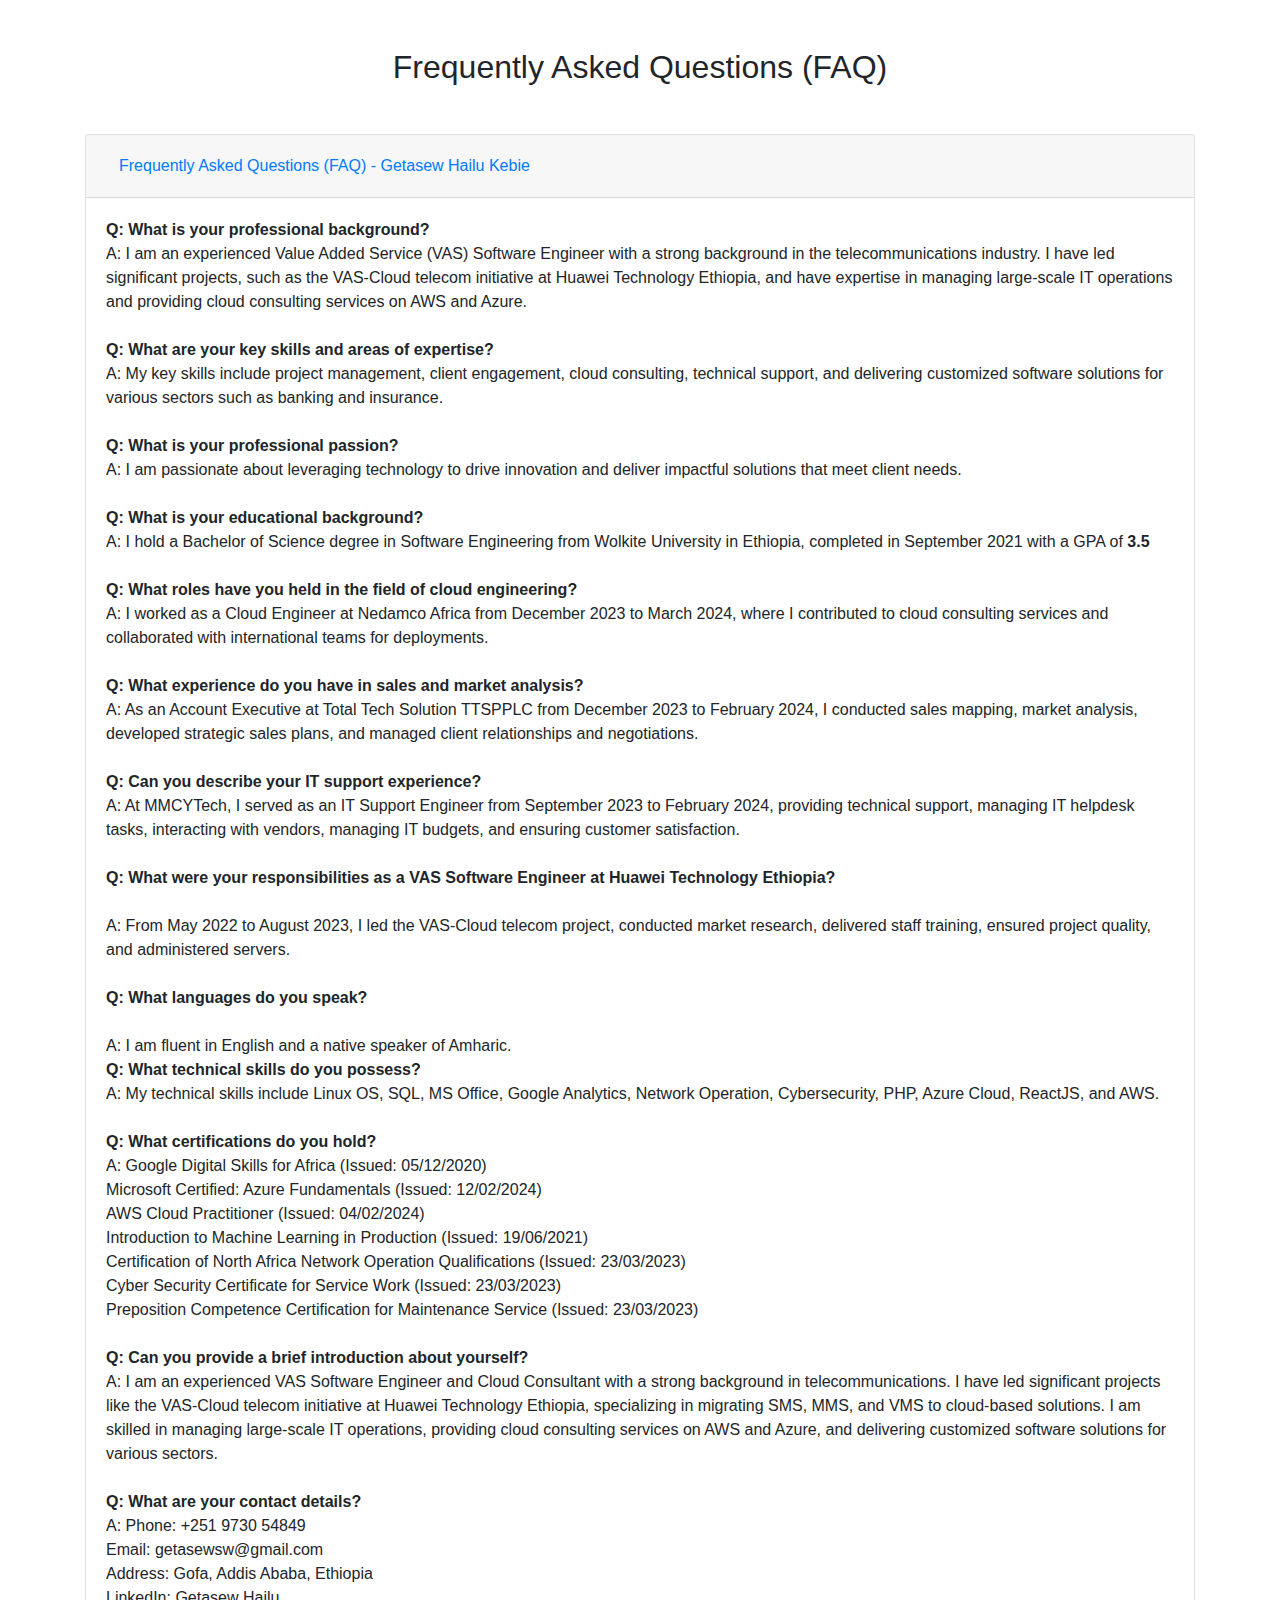
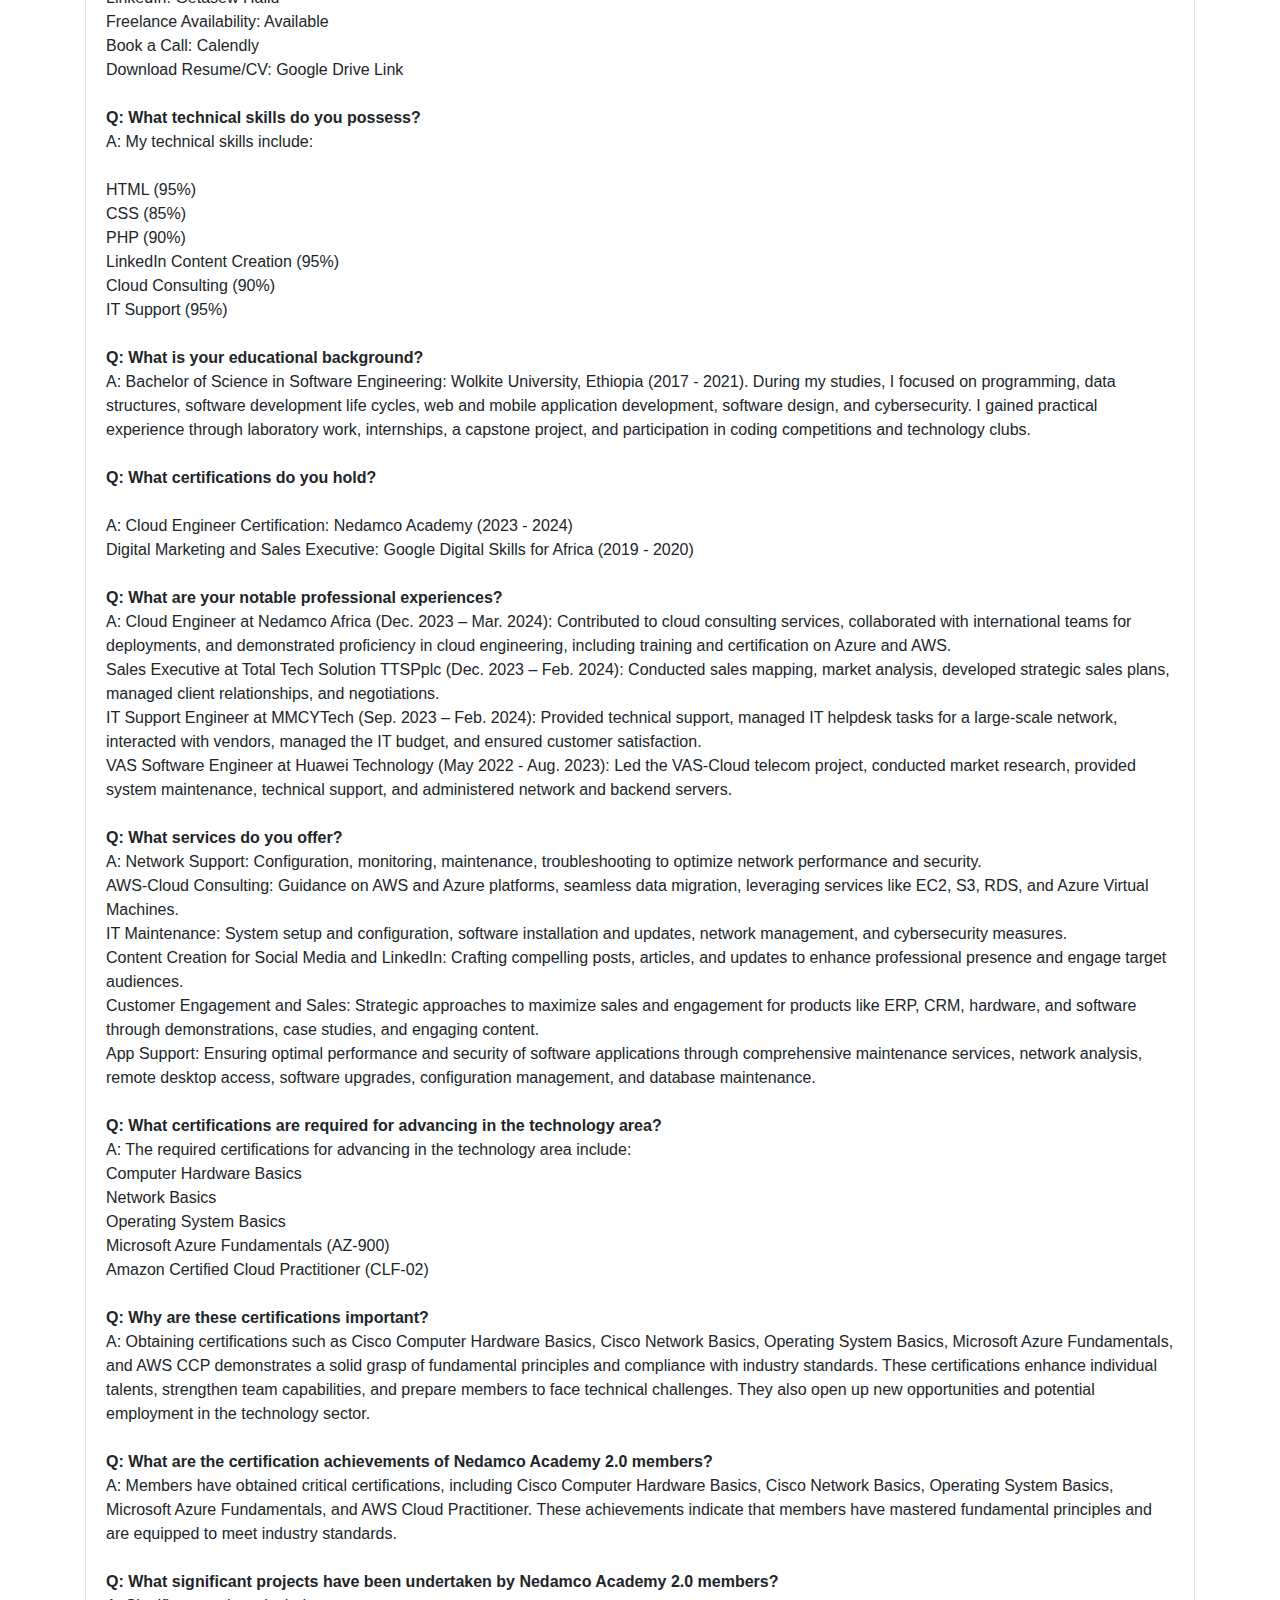
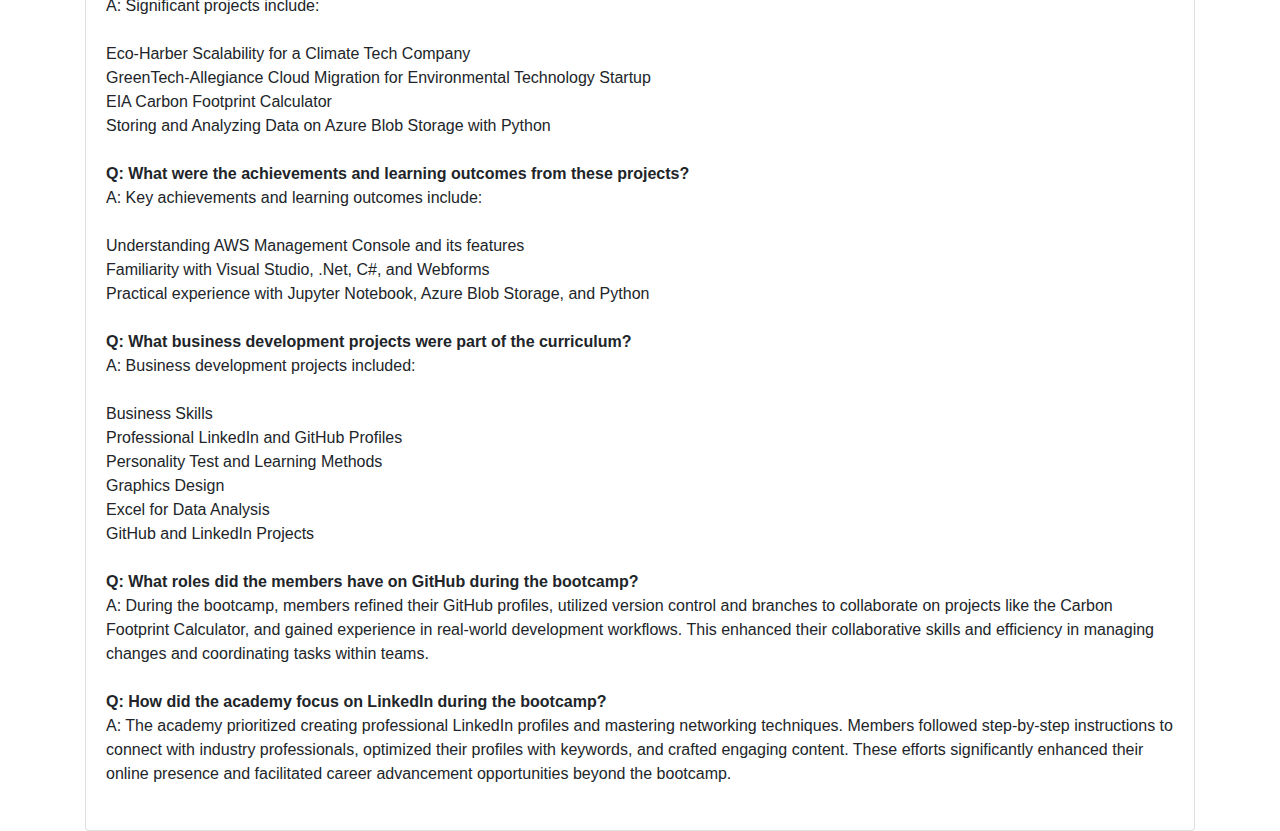
<file: faqs/index.html>
<!DOCTYPE html>
<html lang="en">
<head>
    <meta charset="UTF-8">
    <meta name="viewport" content="width=device-width, initial-scale=1.0">
    <meta charset="utf-8">
    <title>Getasew Hailu</title>
    <link rel="icon" type="image/png" sizes="32x32" href="img/MyPLogo.png">
    <meta content="width=device-width, initial-scale=1.0" name="viewport">
    <meta content="Getasew-Hailu-Portfolio" name="keywords">
    <meta content="Getasew-Hailu-Portfolio" name="description">

    <!-- Favicon -->
    <link href="img/favicon.ico" rel="icon">
    <title>FAQ - Getasew Hailu Kebie</title>
    <link rel="stylesheet" href="https://maxcdn.bootstrapcdn.com/bootstrap/4.5.2/css/bootstrap.min.css">
</head>
<body>

<div class="container mt-5 bg-black">
    <h2 class="text-center mb-5">Frequently Asked Questions (FAQ)</h2>

    <!-- Professional Summary -->
    <div class="card">
        <div class="card-header" id="headingOne">
            <h5 class="mb-0">
                <button class="btn btn-link" data-toggle="collapse" data-target="#collapseOne" aria-expanded="true" aria-controls="collapseOne">
                    Frequently Asked Questions (FAQ) - Getasew Hailu Kebie
                </button>
            </h5>
        </div>

        <div id="collapseOne" class="collapse show" aria-labelledby="headingOne" data-parent="#accordion">
            <div class="card-body">
                <strong>Q: What is your professional background?</strong><br>
                A: I am an experienced Value Added Service (VAS) Software Engineer with a strong background in the telecommunications industry. I have led significant projects, such as the VAS-Cloud telecom initiative at Huawei Technology Ethiopia, and have expertise in managing large-scale IT operations and providing cloud consulting services on AWS and Azure.
                <br><br>
                <strong>Q: What are your key skills and areas of expertise?</strong><br>
                A: My key skills include project management, client engagement, cloud consulting, technical support, and delivering customized software solutions for various sectors such as banking and insurance.
                <br><br>
                <strong>Q: What is your professional passion?</strong><br>
                A: I am passionate about leveraging technology to drive innovation and deliver impactful solutions that meet client needs.
                <br><br><strong>Q: What is your educational background?</strong><br>
                A: I hold a Bachelor of Science degree in Software Engineering from Wolkite University in Ethiopia, completed in September 2021 with a GPA of <b>3.5</b>
                <br><br><strong>Q: What roles have you held in the field of cloud engineering?</strong><br>
                A: I worked as a Cloud Engineer at Nedamco Africa from December 2023 to March 2024, where I contributed to cloud consulting services and collaborated with international teams for deployments.
                <br><br><strong>Q: What experience do you have in sales and market analysis?</strong><br>
                A: As an Account Executive at Total Tech Solution TTSPPLC from December 2023 to February 2024, I conducted sales mapping, market analysis, developed strategic sales plans, and managed client relationships and negotiations.<br><br>
                <strong>Q: Can you describe your IT support experience?</strong><br>
                A: At MMCYTech, I served as an IT Support Engineer from September 2023 to February 2024, providing technical support, managing IT helpdesk tasks, interacting with vendors, managing IT budgets, and ensuring customer satisfaction.<br><br>

                <strong>Q: What were your responsibilities as a VAS Software Engineer at Huawei Technology Ethiopia?</strong><br><br>
                A: From May 2022 to August 2023, I led the VAS-Cloud telecom project, conducted market research, delivered staff training, ensured project quality, and administered servers.<br><br>

                <strong>Q: What languages do you speak?</strong><br><br>
                A: I am fluent in English and a native speaker of Amharic.<br>

                <strong>Q: What technical skills do you possess?</strong><br>
                A: My technical skills include Linux OS, SQL, MS Office, Google Analytics, Network Operation, Cybersecurity, PHP, Azure Cloud, ReactJS, and AWS.<br><br>

                <strong>Q: What certifications do you hold?</strong><br>
                A: 
                Google Digital Skills for Africa (Issued: 05/12/2020)<br>
                Microsoft Certified: Azure Fundamentals (Issued: 12/02/2024)<br>
                AWS Cloud Practitioner (Issued: 04/02/2024)<br>
                Introduction to Machine Learning in Production (Issued: 19/06/2021)<br>
                Certification of North Africa Network Operation Qualifications (Issued: 23/03/2023)<br>
                Cyber Security Certificate for Service Work (Issued: 23/03/2023)<br>
                Preposition Competence Certification for Maintenance Service (Issued: 23/03/2023)<br><br>

                <strong>Q: Can you provide a brief introduction about yourself?</strong><br>
                A: I am an experienced VAS Software Engineer and Cloud Consultant with a strong background in telecommunications. I have led significant projects like the VAS-Cloud telecom initiative at Huawei Technology Ethiopia, specializing in migrating SMS, MMS, and VMS to cloud-based solutions. I am skilled in managing large-scale IT operations, providing cloud consulting services on AWS and Azure, and delivering customized software solutions for various sectors.<br><br>

                <strong>Q: What are your contact details?</strong><br>
                A: 
                Phone: +251 9730 54849<br>
                Email: getasewsw@gmail.com<br>
                Address: Gofa, Addis Ababa, Ethiopia<br>
                LinkedIn: Getasew Hailu<br>
                Freelance Availability: Available<br>
                Book a Call: Calendly<br>
                Download Resume/CV: Google Drive Link<br><br>

                <strong>Q: What technical skills do you possess?</strong><br>
                A: My technical skills include:<br><br>
                HTML (95%)<br>
                CSS (85%)<br>
                PHP (90%)<br>
                LinkedIn Content Creation (95%)<br>
                Cloud Consulting (90%)<br>
                IT Support (95%)<br><br>

                <strong>Q: What is your educational background?</strong><br>
                A: 
                Bachelor of Science in Software Engineering: Wolkite University, Ethiopia (2017 - 2021). During my studies, I focused on programming, data structures, software development life cycles, web and mobile application development, software design, and cybersecurity. I gained practical experience through laboratory work, internships, a capstone project, and participation in coding competitions and technology clubs.<br><br>

                <strong>Q: What certifications do you hold?</strong><br><br>
                A: 
                Cloud Engineer Certification: Nedamco Academy (2023 - 2024)<br>
                Digital Marketing and Sales Executive: Google Digital Skills for Africa (2019 - 2020)<br><br>

                <strong>Q: What are your notable professional experiences?</strong><br>
                A: 
                Cloud Engineer at Nedamco Africa (Dec. 2023 – Mar. 2024): Contributed to cloud consulting services, collaborated with international teams for deployments, and demonstrated proficiency in cloud engineering, including training and certification on Azure and AWS.<br>
                Sales Executive at Total Tech Solution TTSPplc (Dec. 2023 – Feb. 2024): Conducted sales mapping, market analysis, developed strategic sales plans, managed client relationships, and negotiations.<br>
                IT Support Engineer at MMCYTech (Sep. 2023 – Feb. 2024): Provided technical support, managed IT helpdesk tasks for a large-scale network, interacted with vendors, managed the IT budget, and ensured customer satisfaction.<br>
                VAS Software Engineer at Huawei Technology (May 2022 - Aug. 2023): Led the VAS-Cloud telecom project, conducted market research, provided system maintenance, technical support, and administered network and backend servers.<br><br>

                <strong>Q: What services do you offer?</strong><br>
                A:
                Network Support: Configuration, monitoring, maintenance, troubleshooting to optimize network performance and security.<br>
                AWS-Cloud Consulting: Guidance on AWS and Azure platforms, seamless data migration, leveraging services like EC2, S3, RDS, and Azure Virtual Machines.<br>
                IT Maintenance: System setup and configuration, software installation and updates, network management, and cybersecurity measures.<br>
                Content Creation for Social Media and LinkedIn: Crafting compelling posts, articles, and updates to enhance professional presence and engage target audiences.<br>
                Customer Engagement and Sales: Strategic approaches to maximize sales and engagement for products like ERP, CRM, hardware, and software through demonstrations, case studies, and engaging content.<br>
                App Support: Ensuring optimal performance and security of software applications through comprehensive maintenance services, network analysis, remote desktop access, software upgrades, configuration management, and database maintenance.<br><br>

                <strong>Q: What certifications are required for advancing in the technology area?</strong><br>
                A: The required certifications for advancing in the technology area include:<br>
                Computer Hardware Basics<br>
                Network Basics<br>
                Operating System Basics<br>
                Microsoft Azure Fundamentals (AZ-900)<br>
                Amazon Certified Cloud Practitioner (CLF-02)<br><br>

                <strong>Q: Why are these certifications important?</strong><br>
                A: Obtaining certifications such as Cisco Computer Hardware Basics, Cisco Network Basics, Operating System Basics, Microsoft Azure Fundamentals, and AWS CCP demonstrates a solid grasp of fundamental principles and compliance with industry standards. These certifications enhance individual talents, strengthen team capabilities, and prepare members to face technical challenges. They also open up new opportunities and potential employment in the technology sector.<br><br>

                <strong>Q: What are the certification achievements of Nedamco Academy 2.0 members?</strong><br>
                A: Members have obtained critical certifications, including Cisco Computer Hardware Basics, Cisco Network Basics, Operating System Basics, Microsoft Azure Fundamentals, and AWS Cloud Practitioner. These achievements indicate that members have mastered fundamental principles and are equipped to meet industry standards.<br><br>

                <strong>Q: What significant projects have been undertaken by Nedamco Academy 2.0 members?</strong><br>
                A: Significant projects include:<br><br>
                Eco-Harber Scalability for a Climate Tech Company<br>
                GreenTech-Allegiance Cloud Migration for Environmental Technology Startup<br>
                EIA Carbon Footprint Calculator<br>
                Storing and Analyzing Data on Azure Blob Storage with Python<br><br>

                <strong>Q: What were the achievements and learning outcomes from these projects?</strong><br>
                A: Key achievements and learning outcomes include:<br><br>
                Understanding AWS Management Console and its features<br>
                Familiarity with Visual Studio, .Net, C#, and Webforms<br>
                Practical experience with Jupyter Notebook, Azure Blob Storage, and Python<br><br>

                <strong>Q: What business development projects were part of the curriculum?</strong><br>
                A: Business development projects included:<br><br>
                Business Skills<br>
                Professional LinkedIn and GitHub Profiles<br>
                Personality Test and Learning Methods<br>
                Graphics Design<br>
                Excel for Data Analysis<br>
                GitHub and LinkedIn Projects<br><br>

                <strong>Q: What roles did the members have on GitHub during the bootcamp?</strong><br>
                A: During the bootcamp, members refined their GitHub profiles, utilized version control and branches to collaborate on projects like the Carbon Footprint Calculator, and gained experience in real-world development workflows. This enhanced their collaborative skills and efficiency in managing changes and coordinating tasks within teams.<br><br>

                <strong>Q: How did the academy focus on LinkedIn during the bootcamp?</strong><br>
                A: The academy prioritized creating professional LinkedIn profiles and mastering networking techniques. Members followed step-by-step instructions to connect with industry professionals, optimized their profiles with keywords, and crafted engaging content. These efforts significantly enhanced their online presence and facilitated career advancement opportunities beyond the bootcamp.<br><br>

            </div>
        </div>
    </div>

</div>

<script src="https://ajax.googleapis.com/ajax/libs/jquery/3.5.1/jquery.min.js"></script>
<script src="https://cdnjs.cloudflare.com/ajax/libs/popper.js/1.16.0/umd/popper.min.js"></script>
<script src="https://maxcdn.bootstrapcdn.com/bootstrap/4.5.2/js/bootstrap.min.js"></script>
</body>
</html>
</file>
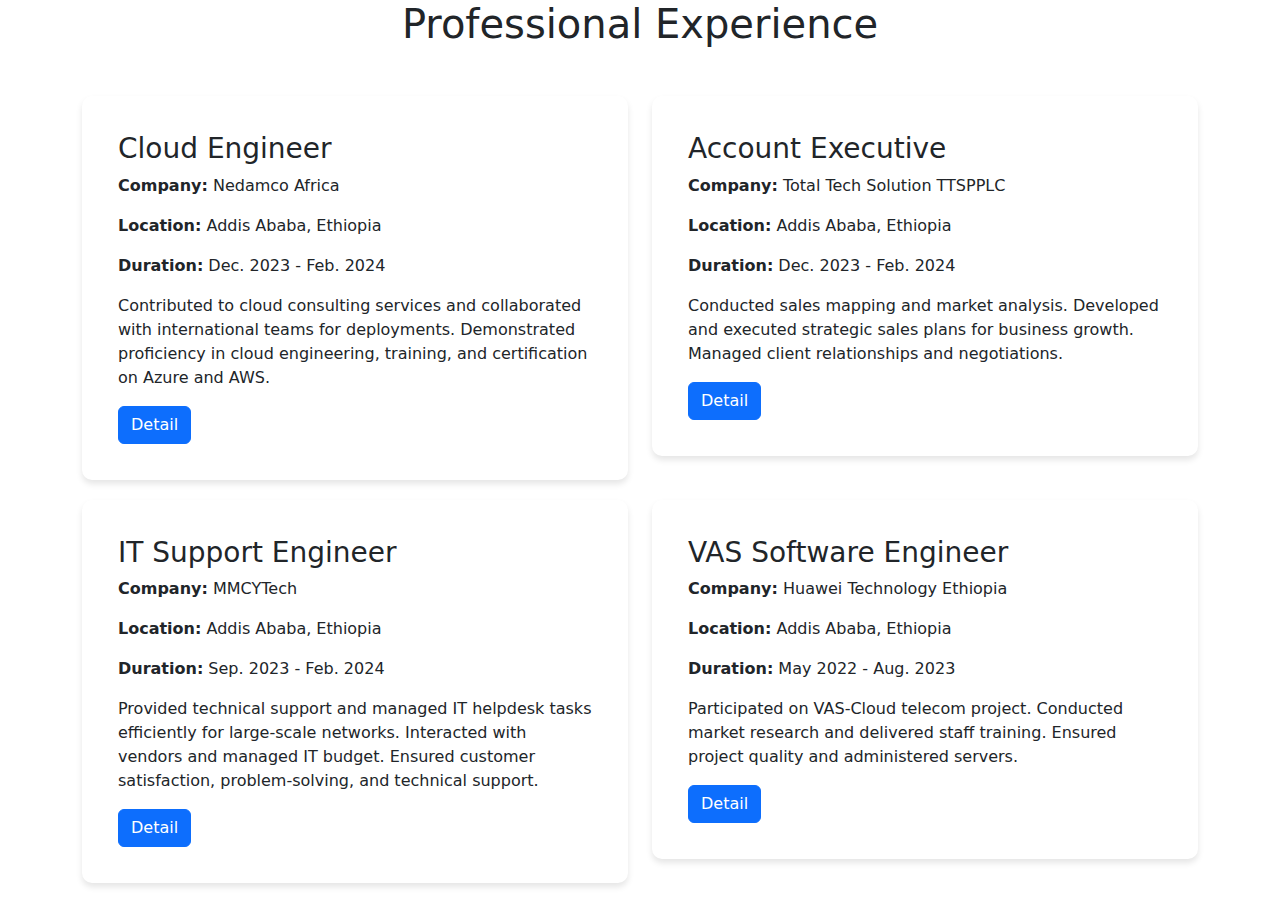
<file: experience.html>
<!DOCTYPE html>
<html lang="en">
<head>
  <meta charset="UTF-8">
  <meta name="viewport" content="width=device-width, initial-scale=1.0">
  <title>Professional Experience</title>
  <!-- Bootstrap CSS -->
  <link href="https://cdn.jsdelivr.net/npm/bootstrap@5.3.0-alpha1/dist/css/bootstrap.min.css" rel="stylesheet">
  <style>
    .experience-card {
      border: none;
      border-radius: 10px;
      background-color: #fff;
      box-shadow: 0 4px 6px rgba(0, 0, 0, 0.1);
      margin-bottom: 20px;
      padding: 20px;
    }
  </style>
</head>
<body>

<div class="container">
  <div class="row">
    <div class="col-md-12">
      <h1 class="text-center mb-5">Professional Experience</h1>
    </div>
  </div>
  <div class="row">
    <div class="col-md-6">
      <div class="card experience-card">
        <div class="card-body">
          <h3 class="card-title">Cloud Engineer</h3>
          <p class="card-text"><strong>Company:</strong> Nedamco Africa</p>
          <p class="card-text"><strong>Location:</strong> Addis Ababa, Ethiopia</p>
          <p class="card-text"><strong>Duration:</strong> Dec. 2023 - Feb. 2024</p>
          <p class="card-text">Contributed to cloud consulting services and collaborated with international teams for deployments. Demonstrated proficiency in cloud engineering, training, and certification on Azure and AWS.</p>
          <button class="btn btn-primary" data-bs-toggle="modal" data-bs-target="#cloudEngineerModal">Detail</button>
        </div>
      </div>
    </div>
    <!-- Add more cards for other experiences -->
    <div class="col-md-6">
      <div class="card experience-card">
        <div class="card-body">
          <h3 class="card-title">Account Executive</h3>
          <p class="card-text"><strong>Company:</strong> Total Tech Solution TTSPPLC</p>
          <p class="card-text"><strong>Location:</strong> Addis Ababa, Ethiopia</p>
          <p class="card-text"><strong>Duration:</strong> Dec. 2023 - Feb. 2024</p>
          <p class="card-text">Conducted sales mapping and market analysis. Developed and executed strategic sales plans for business growth. Managed client relationships and negotiations.</p>
          <button class="btn btn-primary" data-bs-toggle="modal" data-bs-target="#AccountExecutive">Detail</button>
        </div>
      </div>
    </div>
    <div class="col-md-6">
      <div class="card experience-card">
        <div class="card-body">
          <h3 class="card-title">IT Support Engineer</h3>
          <p class="card-text"><strong>Company:</strong> MMCYTech</p>
          <p class="card-text"><strong>Location:</strong> Addis Ababa, Ethiopia</p>
          <p class="card-text"><strong>Duration:</strong> Sep. 2023 - Feb. 2024</p>
          <p class="card-text">Provided technical support and managed IT helpdesk tasks efficiently for large-scale networks. Interacted with vendors and managed IT budget. Ensured customer satisfaction, problem-solving, and technical support.</p>
          <button class="btn btn-primary" data-bs-toggle="modal" data-bs-target="#ITSupportEngineer">Detail</button>
        </div>
      </div>
    </div>
    <div class="col-md-6">
      <div class="card experience-card">
        <div class="card-body">
          <h3 class="card-title">VAS Software Engineer</h3>
          <p class="card-text"><strong>Company:</strong> Huawei Technology Ethiopia</p>
          <p class="card-text"><strong>Location:</strong> Addis Ababa, Ethiopia</p>
          <p class="card-text"><strong>Duration:</strong> May 2022 - Aug. 2023</p>
          <p class="card-text">Participated on VAS-Cloud telecom project. Conducted market research and delivered staff training. Ensured project quality and administered servers.</p>
          <button class="btn btn-primary" data-bs-toggle="modal" data-bs-target="#VASSoftwareEngineer">Detail</button>
        </div>
      </div>
    </div>

  </div>
</div> 

<!-- Bootstrap JS -->
<script src="https://cdn.jsdelivr.net/npm/bootstrap@5.3.0-alpha1/dist/js/bootstrap.bundle.min.js"></script>

<!-- Modals for Detail -->
<div class="modal fade" id="cloudEngineerModal" tabindex="-1" aria-labelledby="cloudEngineerModalLabel" aria-hidden="true">
  <div class="modal-dialog modal-dialog-centered">
    <div class="modal-content">
      <div class="modal-header">
        <h5 class="modal-title" id="cloudEngineerModalLabel">Cloud Engineer Detail</h5>
        <button type="button" class="btn-close" data-bs-dismiss="modal" aria-label="Close"></button>
      </div>
      <div class="modal-body">
        <p>Additional details about the Cloud Engineer role...</p>
      </div>
      <div class="modal-footer">
        <button type="button" class="btn btn-secondary" data-bs-dismiss="modal">Close</button>
      </div>
    </div>
  </div>
</div>
<!-- ------ -->
<div class="modal fade" id="AccountExecutive" tabindex="-1" aria-labelledby="AccountExecutiveLabel" aria-hidden="true">
  <div class="modal-dialog modal-dialog-centered">
    <div class="modal-content">
      <div class="modal-header">
        <h5 class="modal-title" id="AccountExecutiveLabel">Cloud Engineer Detail</h5>
        <button type="button" class="btn-close" data-bs-dismiss="modal" aria-label="Close"></button>
      </div>
      <div class="modal-body">
        <p>Additional details about the Cloud Engineer role...</p>
      </div>
      <div class="modal-footer">
        <button type="button" class="btn btn-secondary" data-bs-dismiss="modal">Close</button>
      </div>
    </div>
  </div>
</div>
<!-- ------ -->
<div class="modal fade" id="ITSupportEngineer" tabindex="-1" aria-labelledby="ITSupportEngineerLabel" aria-hidden="true">
  <div class="modal-dialog modal-dialog-centered">
    <div class="modal-content">
      <div class="modal-header">
        <h5 class="modal-title" id="ITSupportEngineerLabel">Cloud Engineer Detail</h5>
        <button type="button" class="btn-close" data-bs-dismiss="modal" aria-label="Close"></button>
      </div>
      <div class="modal-body">
        <p>Additional details about the Cloud Engineer role...</p>
      </div>
      <div class="modal-footer">
        <button type="button" class="btn btn-secondary" data-bs-dismiss="modal">Close</button>
      </div>
    </div>
  </div>
</div>
<!-- ------ -->
<div class="modal fade" id="VASSoftwareEngineer" tabindex="-1" aria-labelledby="VASSoftwareEngineerLabel" aria-hidden="true">
  <div class="modal-dialog modal-dialog-centered">
    <div class="modal-content">
      <div class="modal-header">
        <h5 class="modal-title" id="VASSoftwareEngineerLabel">Cloud Engineer Detail</h5>
        <button type="button" class="btn-close" data-bs-dismiss="modal" aria-label="Close"></button>
      </div>
      <div class="modal-body">
        <p>Additional details about the Cloud Engineer role...</p>
      </div>
      <div class="modal-footer">
        <button type="button" class="btn btn-secondary" data-bs-dismiss="modal">Close</button>
      </div>
    </div>
  </div>
</div>

</body>
</html>
</file>
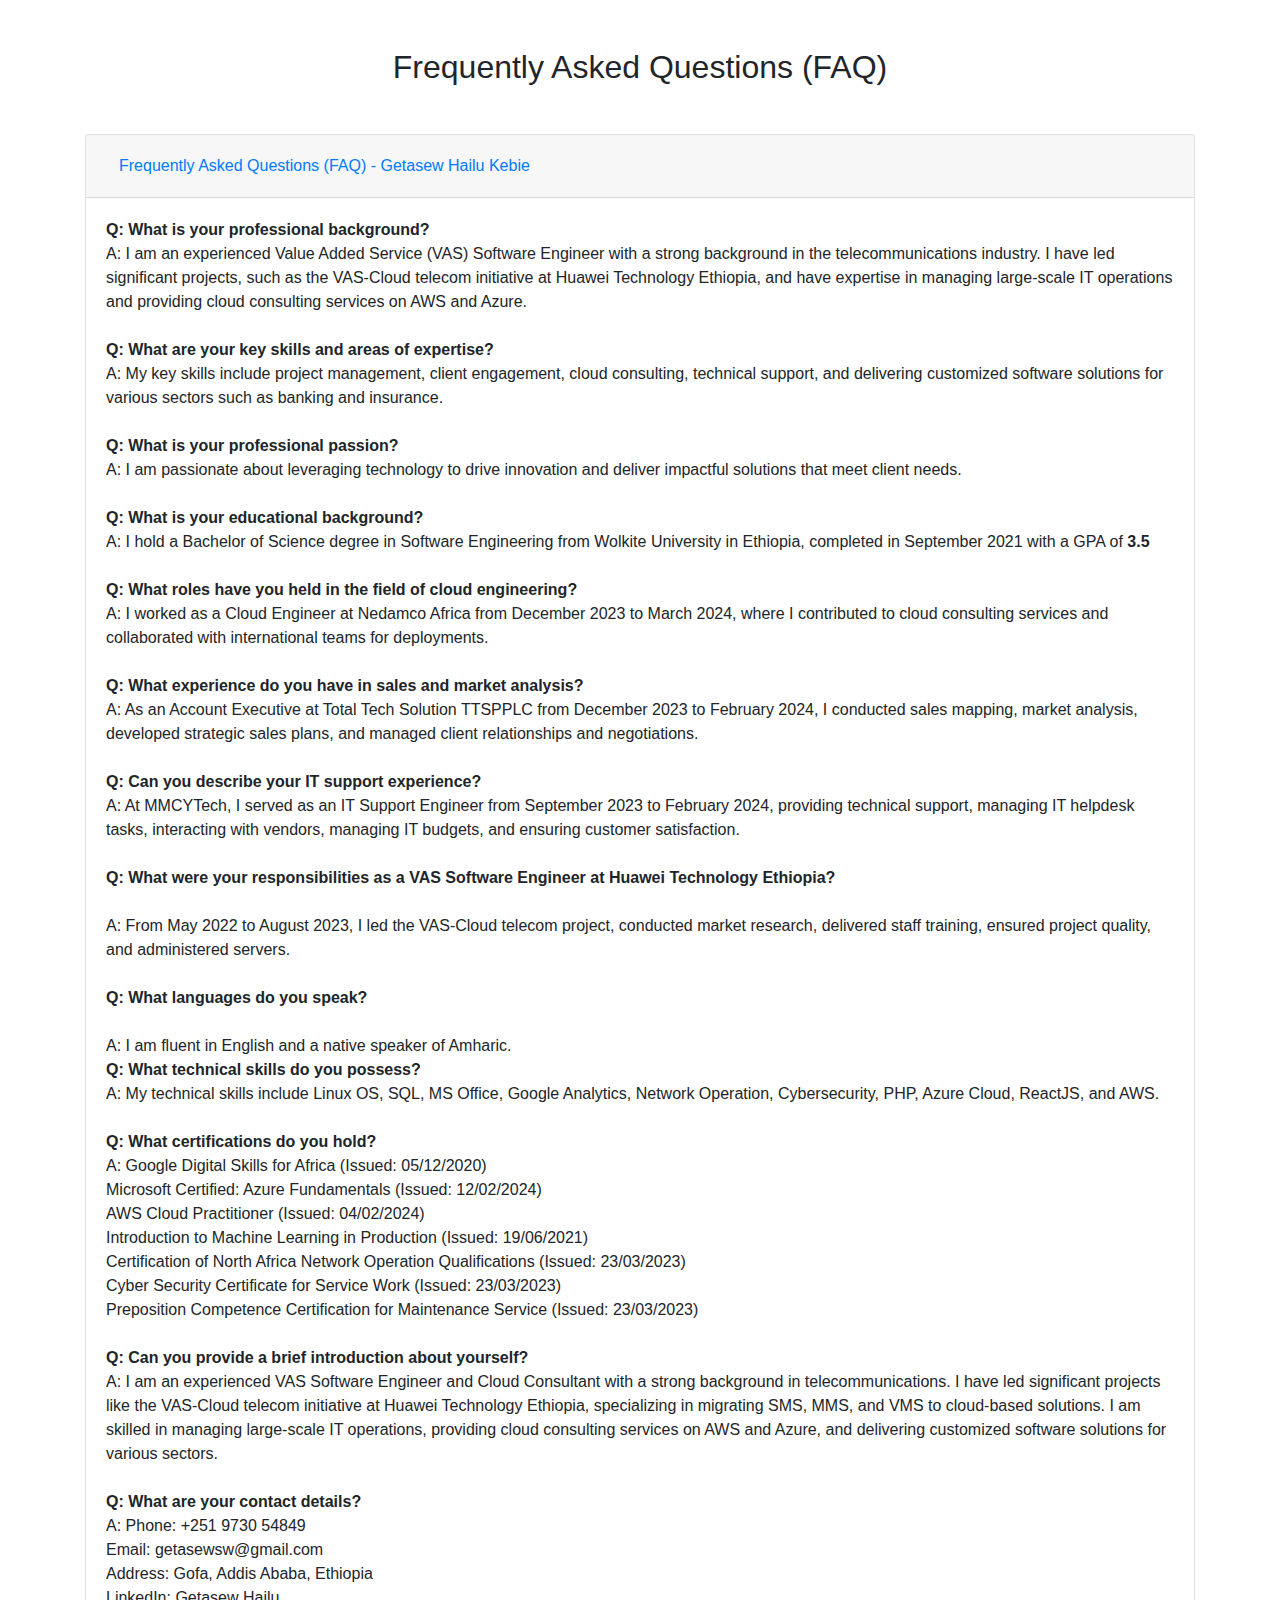
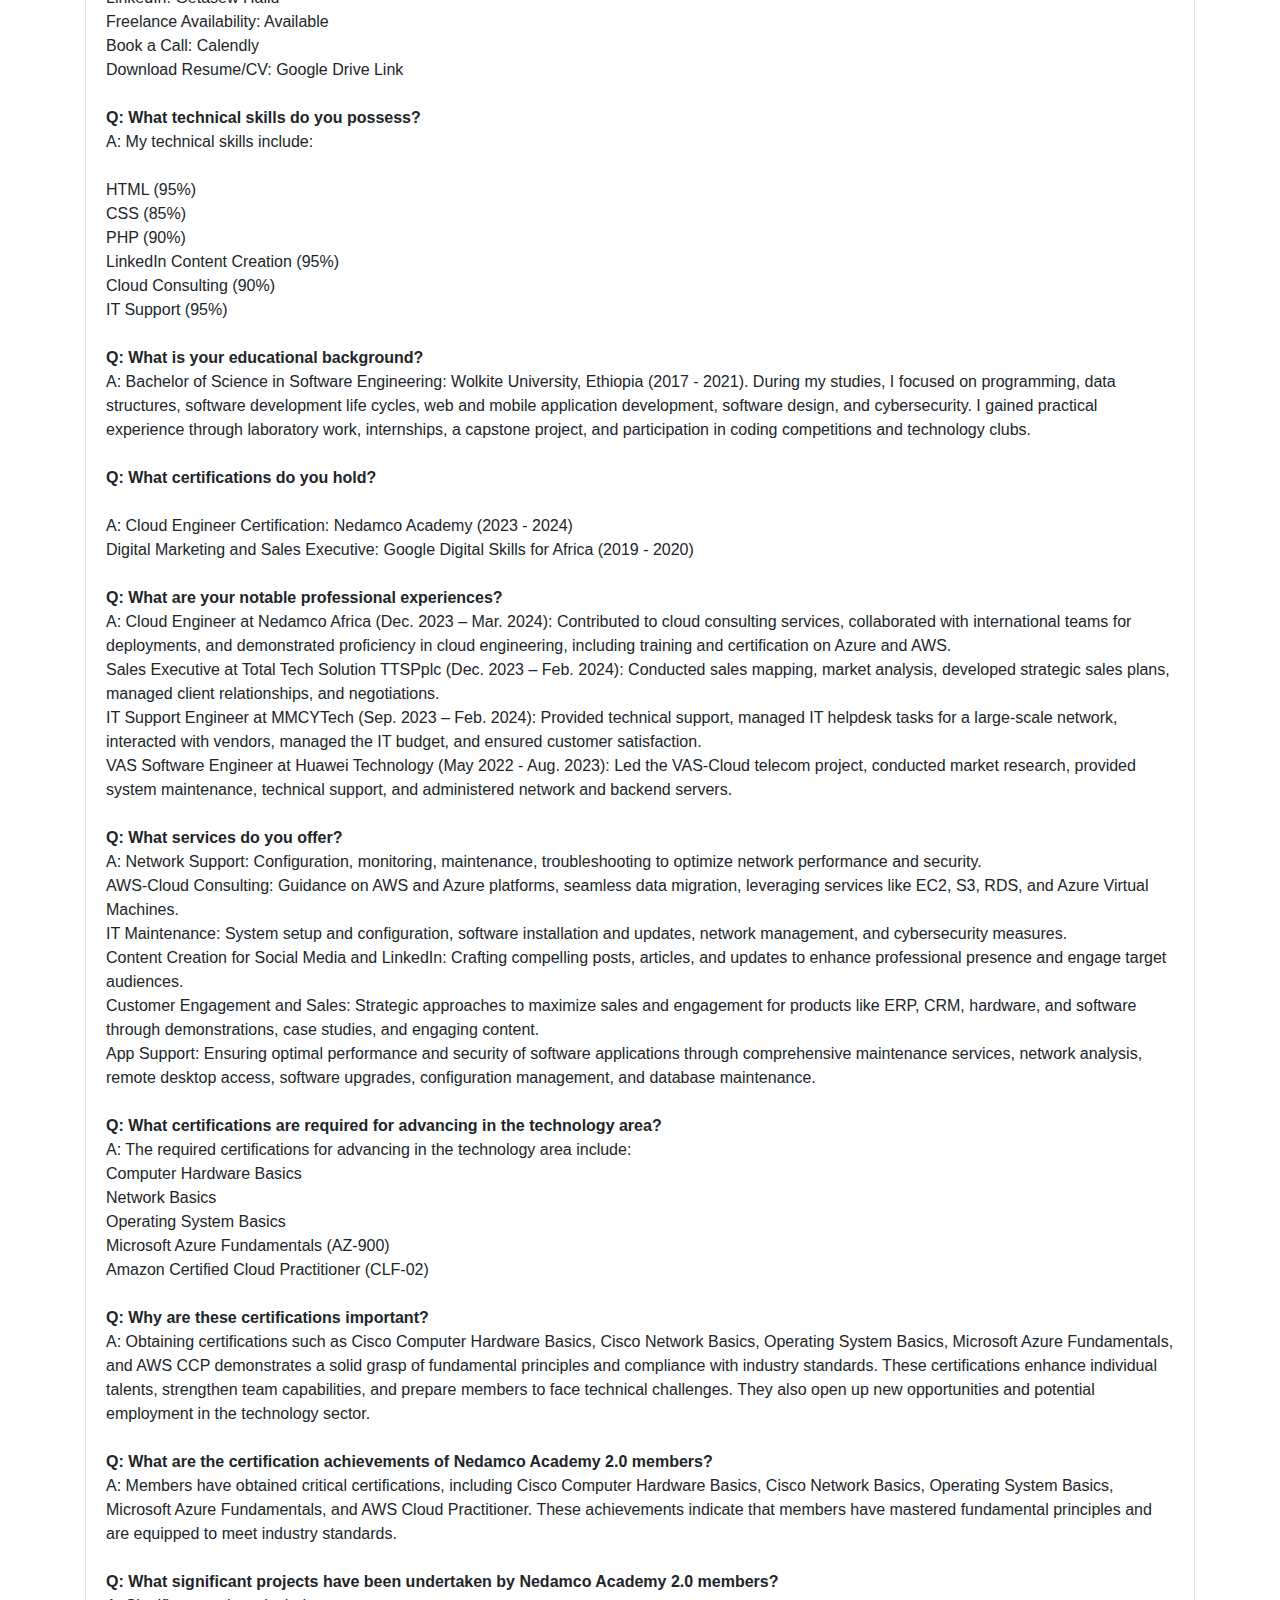
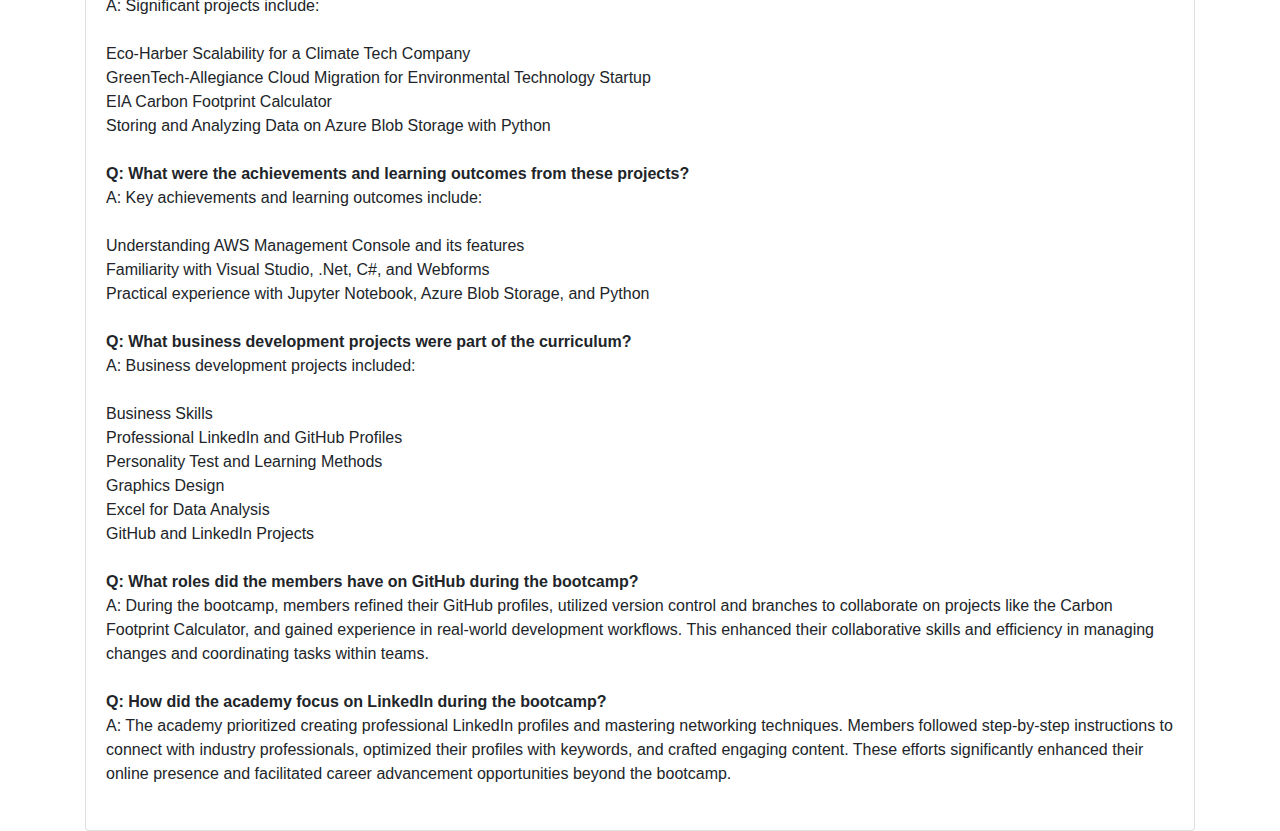
<file: faq.html>
<!DOCTYPE html>
<html lang="en">
<head>
    <meta charset="UTF-8">
    <meta name="viewport" content="width=device-width, initial-scale=1.0">
    <title>FAQ - Getasew Hailu Kebie</title>
    <link rel="stylesheet" href="https://maxcdn.bootstrapcdn.com/bootstrap/4.5.2/css/bootstrap.min.css">
</head>
<body>

<div class="container mt-5">
    <h2 class="text-center mb-5">Frequently Asked Questions (FAQ)</h2>

    <!-- Professional Summary -->
    <div class="card">
        <div class="card-header" id="headingOne">
            <h5 class="mb-0">
                <button class="btn btn-link" data-toggle="collapse" data-target="#collapseOne" aria-expanded="true" aria-controls="collapseOne">
                    Frequently Asked Questions (FAQ) - Getasew Hailu Kebie
                </button>
            </h5>
        </div>

        <div id="collapseOne" class="collapse show" aria-labelledby="headingOne" data-parent="#accordion">
            <div class="card-body">
                <strong>Q: What is your professional background?</strong><br>
                A: I am an experienced Value Added Service (VAS) Software Engineer with a strong background in the telecommunications industry. I have led significant projects, such as the VAS-Cloud telecom initiative at Huawei Technology Ethiopia, and have expertise in managing large-scale IT operations and providing cloud consulting services on AWS and Azure.
                <br><br>
                <strong>Q: What are your key skills and areas of expertise?</strong><br>
                A: My key skills include project management, client engagement, cloud consulting, technical support, and delivering customized software solutions for various sectors such as banking and insurance.
                <br><br>
                <strong>Q: What is your professional passion?</strong><br>
                A: I am passionate about leveraging technology to drive innovation and deliver impactful solutions that meet client needs.
                <br><br><strong>Q: What is your educational background?</strong><br>
                A: I hold a Bachelor of Science degree in Software Engineering from Wolkite University in Ethiopia, completed in September 2021 with a GPA of <b>3.5</b>
                <br><br><strong>Q: What roles have you held in the field of cloud engineering?</strong><br>
                A: I worked as a Cloud Engineer at Nedamco Africa from December 2023 to March 2024, where I contributed to cloud consulting services and collaborated with international teams for deployments.
                <br><br><strong>Q: What experience do you have in sales and market analysis?</strong><br>
                A: As an Account Executive at Total Tech Solution TTSPPLC from December 2023 to February 2024, I conducted sales mapping, market analysis, developed strategic sales plans, and managed client relationships and negotiations.<br><br>
                <strong>Q: Can you describe your IT support experience?</strong><br>
                A: At MMCYTech, I served as an IT Support Engineer from September 2023 to February 2024, providing technical support, managing IT helpdesk tasks, interacting with vendors, managing IT budgets, and ensuring customer satisfaction.<br><br>

                <strong>Q: What were your responsibilities as a VAS Software Engineer at Huawei Technology Ethiopia?</strong><br><br>
                A: From May 2022 to August 2023, I led the VAS-Cloud telecom project, conducted market research, delivered staff training, ensured project quality, and administered servers.<br><br>

                <strong>Q: What languages do you speak?</strong><br><br>
                A: I am fluent in English and a native speaker of Amharic.<br>

                <strong>Q: What technical skills do you possess?</strong><br>
                A: My technical skills include Linux OS, SQL, MS Office, Google Analytics, Network Operation, Cybersecurity, PHP, Azure Cloud, ReactJS, and AWS.<br><br>

                <strong>Q: What certifications do you hold?</strong><br>
                A: 
                Google Digital Skills for Africa (Issued: 05/12/2020)<br>
                Microsoft Certified: Azure Fundamentals (Issued: 12/02/2024)<br>
                AWS Cloud Practitioner (Issued: 04/02/2024)<br>
                Introduction to Machine Learning in Production (Issued: 19/06/2021)<br>
                Certification of North Africa Network Operation Qualifications (Issued: 23/03/2023)<br>
                Cyber Security Certificate for Service Work (Issued: 23/03/2023)<br>
                Preposition Competence Certification for Maintenance Service (Issued: 23/03/2023)<br><br>

                <strong>Q: Can you provide a brief introduction about yourself?</strong><br>
                A: I am an experienced VAS Software Engineer and Cloud Consultant with a strong background in telecommunications. I have led significant projects like the VAS-Cloud telecom initiative at Huawei Technology Ethiopia, specializing in migrating SMS, MMS, and VMS to cloud-based solutions. I am skilled in managing large-scale IT operations, providing cloud consulting services on AWS and Azure, and delivering customized software solutions for various sectors.<br><br>

                <strong>Q: What are your contact details?</strong><br>
                A: 
                Phone: +251 9730 54849<br>
                Email: getasewsw@gmail.com<br>
                Address: Gofa, Addis Ababa, Ethiopia<br>
                LinkedIn: Getasew Hailu<br>
                Freelance Availability: Available<br>
                Book a Call: Calendly<br>
                Download Resume/CV: Google Drive Link<br><br>

                <strong>Q: What technical skills do you possess?</strong><br>
                A: My technical skills include:<br><br>
                HTML (95%)<br>
                CSS (85%)<br>
                PHP (90%)<br>
                LinkedIn Content Creation (95%)<br>
                Cloud Consulting (90%)<br>
                IT Support (95%)<br><br>

                <strong>Q: What is your educational background?</strong><br>
                A: 
                Bachelor of Science in Software Engineering: Wolkite University, Ethiopia (2017 - 2021). During my studies, I focused on programming, data structures, software development life cycles, web and mobile application development, software design, and cybersecurity. I gained practical experience through laboratory work, internships, a capstone project, and participation in coding competitions and technology clubs.<br><br>

                <strong>Q: What certifications do you hold?</strong><br><br>
                A: 
                Cloud Engineer Certification: Nedamco Academy (2023 - 2024)<br>
                Digital Marketing and Sales Executive: Google Digital Skills for Africa (2019 - 2020)<br><br>

                <strong>Q: What are your notable professional experiences?</strong><br>
                A: 
                Cloud Engineer at Nedamco Africa (Dec. 2023 – Mar. 2024): Contributed to cloud consulting services, collaborated with international teams for deployments, and demonstrated proficiency in cloud engineering, including training and certification on Azure and AWS.<br>
                Sales Executive at Total Tech Solution TTSPplc (Dec. 2023 – Feb. 2024): Conducted sales mapping, market analysis, developed strategic sales plans, managed client relationships, and negotiations.<br>
                IT Support Engineer at MMCYTech (Sep. 2023 – Feb. 2024): Provided technical support, managed IT helpdesk tasks for a large-scale network, interacted with vendors, managed the IT budget, and ensured customer satisfaction.<br>
                VAS Software Engineer at Huawei Technology (May 2022 - Aug. 2023): Led the VAS-Cloud telecom project, conducted market research, provided system maintenance, technical support, and administered network and backend servers.<br><br>

                <strong>Q: What services do you offer?</strong><br>
                A:
                Network Support: Configuration, monitoring, maintenance, troubleshooting to optimize network performance and security.<br>
                AWS-Cloud Consulting: Guidance on AWS and Azure platforms, seamless data migration, leveraging services like EC2, S3, RDS, and Azure Virtual Machines.<br>
                IT Maintenance: System setup and configuration, software installation and updates, network management, and cybersecurity measures.<br>
                Content Creation for Social Media and LinkedIn: Crafting compelling posts, articles, and updates to enhance professional presence and engage target audiences.<br>
                Customer Engagement and Sales: Strategic approaches to maximize sales and engagement for products like ERP, CRM, hardware, and software through demonstrations, case studies, and engaging content.<br>
                App Support: Ensuring optimal performance and security of software applications through comprehensive maintenance services, network analysis, remote desktop access, software upgrades, configuration management, and database maintenance.<br><br>

                <strong>Q: What certifications are required for advancing in the technology area?</strong><br>
                A: The required certifications for advancing in the technology area include:<br>
                Computer Hardware Basics<br>
                Network Basics<br>
                Operating System Basics<br>
                Microsoft Azure Fundamentals (AZ-900)<br>
                Amazon Certified Cloud Practitioner (CLF-02)<br><br>

                <strong>Q: Why are these certifications important?</strong><br>
                A: Obtaining certifications such as Cisco Computer Hardware Basics, Cisco Network Basics, Operating System Basics, Microsoft Azure Fundamentals, and AWS CCP demonstrates a solid grasp of fundamental principles and compliance with industry standards. These certifications enhance individual talents, strengthen team capabilities, and prepare members to face technical challenges. They also open up new opportunities and potential employment in the technology sector.<br><br>

                <strong>Q: What are the certification achievements of Nedamco Academy 2.0 members?</strong><br>
                A: Members have obtained critical certifications, including Cisco Computer Hardware Basics, Cisco Network Basics, Operating System Basics, Microsoft Azure Fundamentals, and AWS Cloud Practitioner. These achievements indicate that members have mastered fundamental principles and are equipped to meet industry standards.<br><br>

                <strong>Q: What significant projects have been undertaken by Nedamco Academy 2.0 members?</strong><br>
                A: Significant projects include:<br><br>
                Eco-Harber Scalability for a Climate Tech Company<br>
                GreenTech-Allegiance Cloud Migration for Environmental Technology Startup<br>
                EIA Carbon Footprint Calculator<br>
                Storing and Analyzing Data on Azure Blob Storage with Python<br><br>

                <strong>Q: What were the achievements and learning outcomes from these projects?</strong><br>
                A: Key achievements and learning outcomes include:<br><br>
                Understanding AWS Management Console and its features<br>
                Familiarity with Visual Studio, .Net, C#, and Webforms<br>
                Practical experience with Jupyter Notebook, Azure Blob Storage, and Python<br><br>

                <strong>Q: What business development projects were part of the curriculum?</strong><br>
                A: Business development projects included:<br><br>
                Business Skills<br>
                Professional LinkedIn and GitHub Profiles<br>
                Personality Test and Learning Methods<br>
                Graphics Design<br>
                Excel for Data Analysis<br>
                GitHub and LinkedIn Projects<br><br>

                <strong>Q: What roles did the members have on GitHub during the bootcamp?</strong><br>
                A: During the bootcamp, members refined their GitHub profiles, utilized version control and branches to collaborate on projects like the Carbon Footprint Calculator, and gained experience in real-world development workflows. This enhanced their collaborative skills and efficiency in managing changes and coordinating tasks within teams.<br><br>

                <strong>Q: How did the academy focus on LinkedIn during the bootcamp?</strong><br>
                A: The academy prioritized creating professional LinkedIn profiles and mastering networking techniques. Members followed step-by-step instructions to connect with industry professionals, optimized their profiles with keywords, and crafted engaging content. These efforts significantly enhanced their online presence and facilitated career advancement opportunities beyond the bootcamp.<br><br>

            </div>
        </div>
    </div>

</div>

<script src="https://ajax.googleapis.com/ajax/libs/jquery/3.5.1/jquery.min.js"></script>
<script src="https://cdnjs.cloudflare.com/ajax/libs/popper.js/1.16.0/umd/popper.min.js"></script>
<script src="https://maxcdn.bootstrapcdn.com/bootstrap/4.5.2/js/bootstrap.min.js"></script>
</body>
</html>
</file>
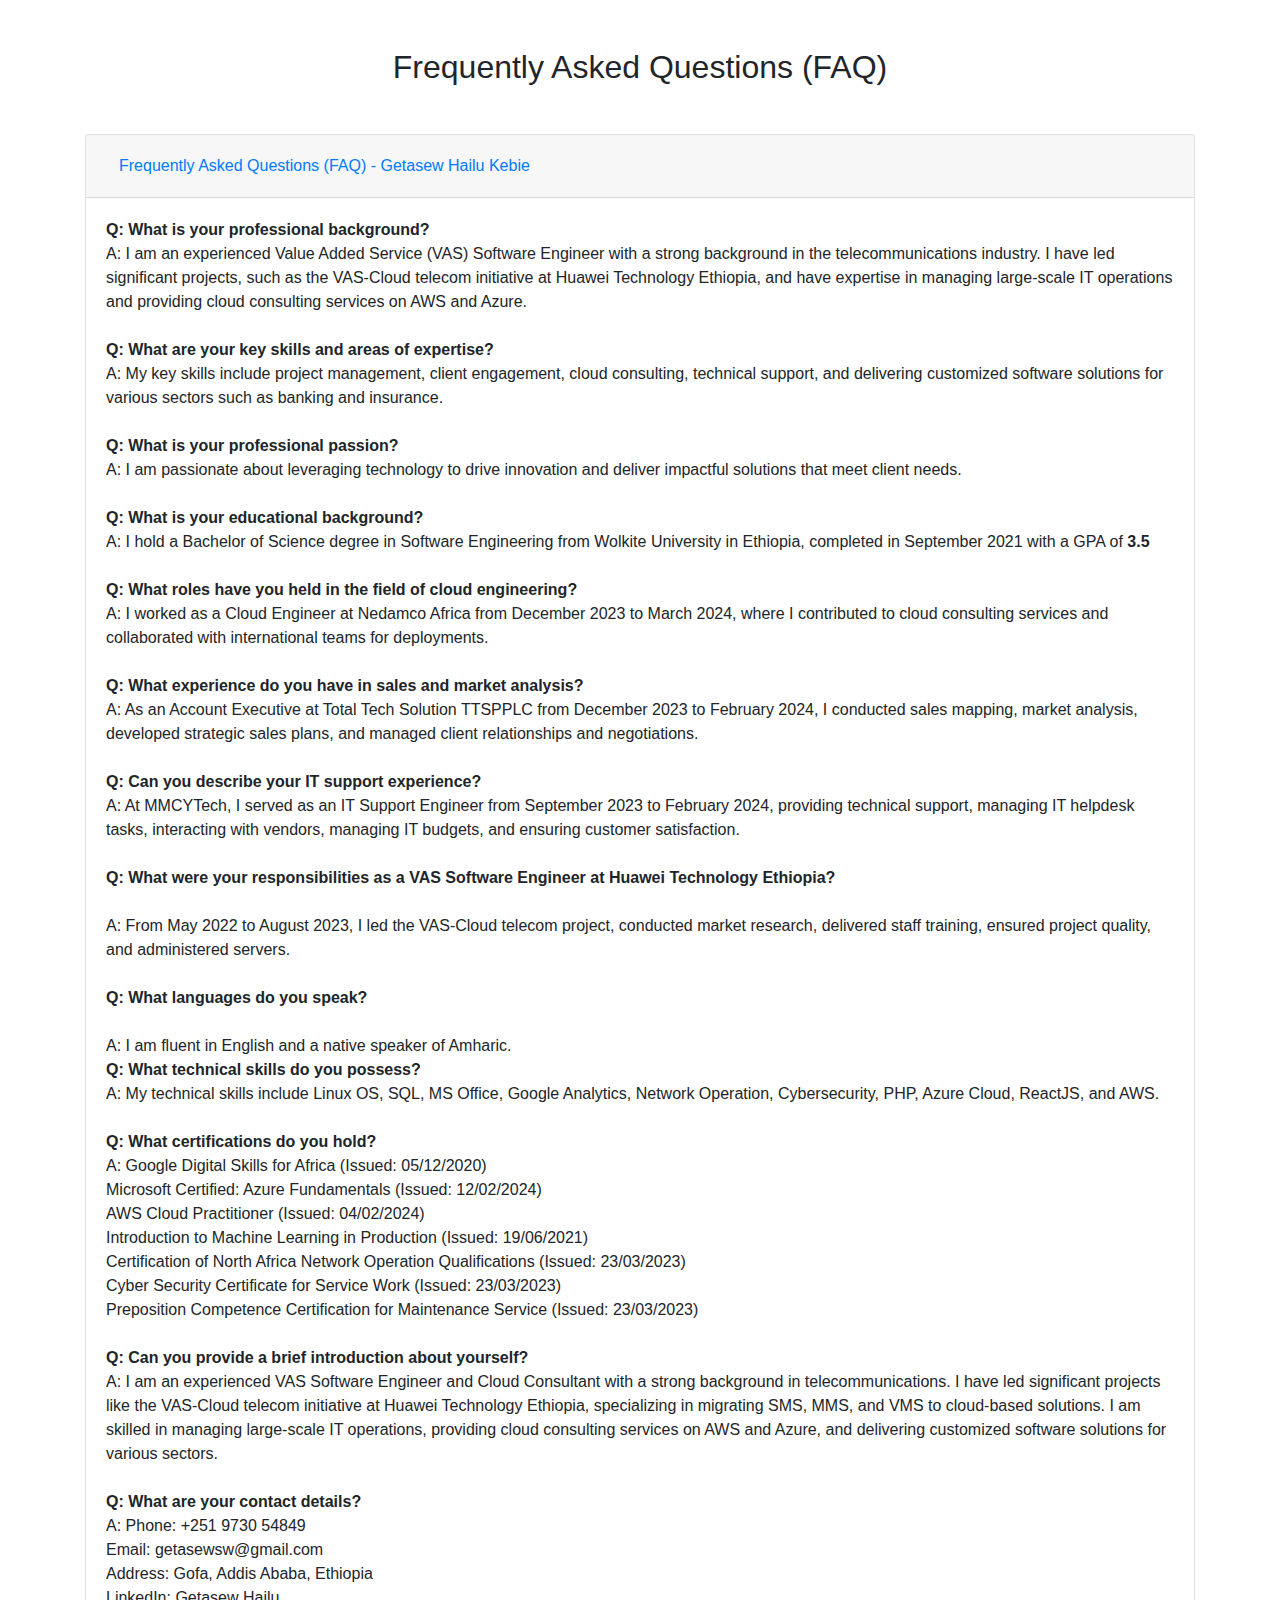
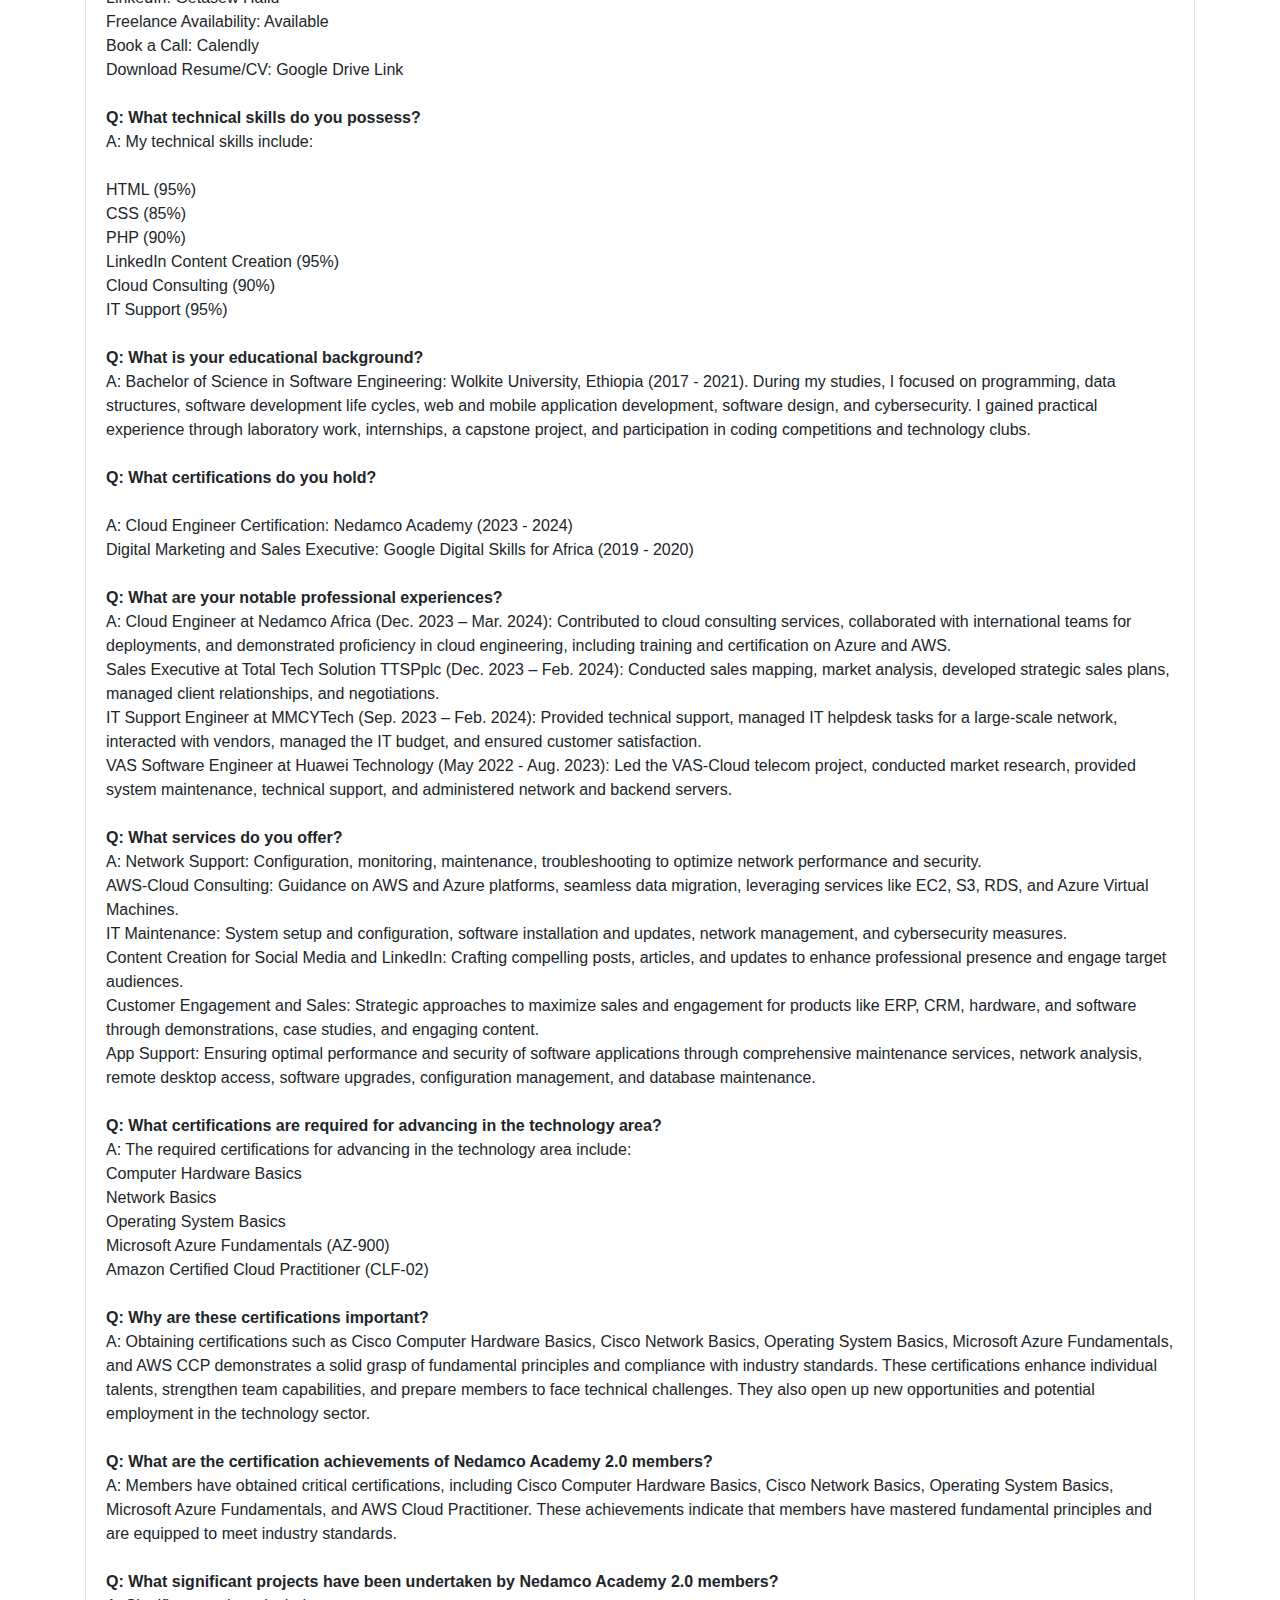
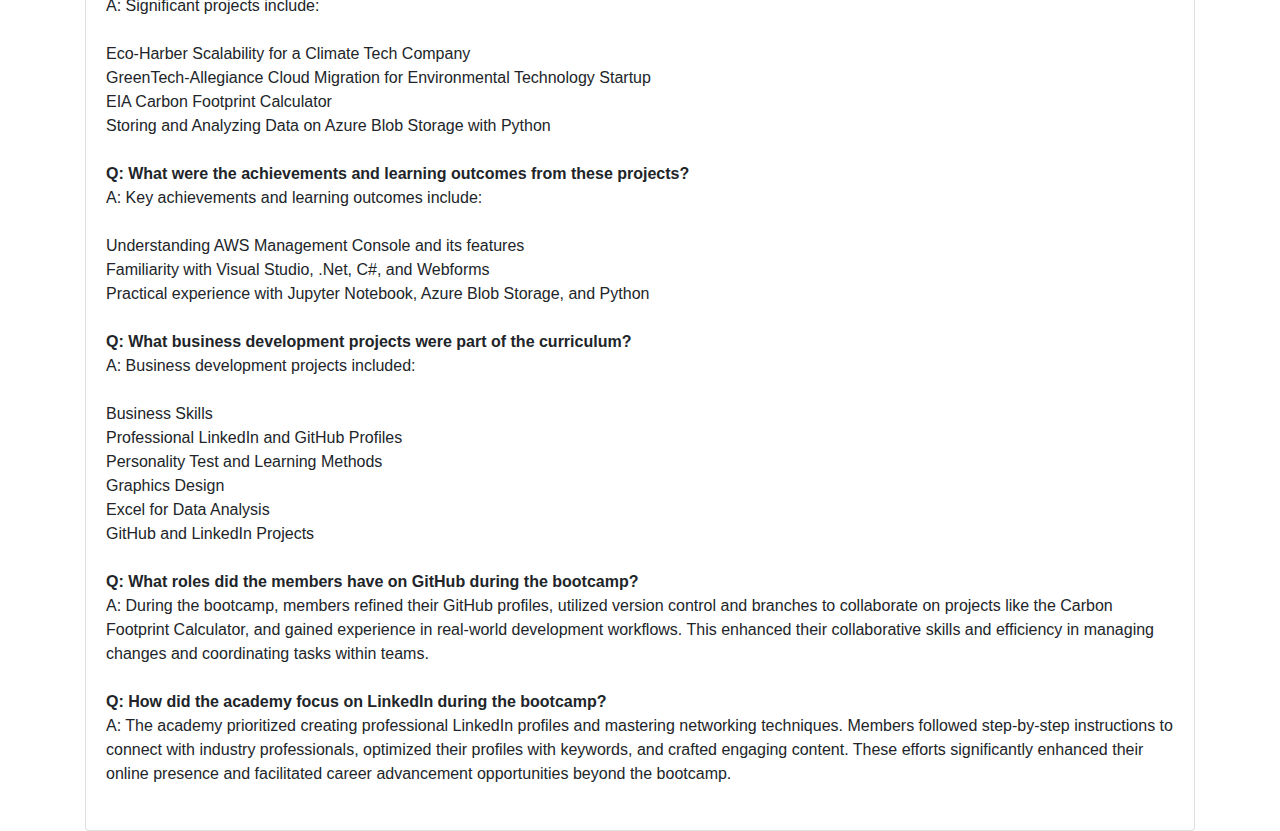
<file: faqs/faq.html>
<!DOCTYPE html>
<html lang="en">
<head>
    <meta charset="UTF-8">
    <meta name="viewport" content="width=device-width, initial-scale=1.0">
    <meta charset="utf-8">
    <title>Getasew Hailu</title>
    <link rel="icon" type="image/png" sizes="32x32" href="img/MyPLogo.png">
    <meta content="width=device-width, initial-scale=1.0" name="viewport">
    <meta content="Getasew-Hailu-Portfolio" name="keywords">
    <meta content="Getasew-Hailu-Portfolio" name="description">

    <!-- Favicon -->
    <link href="img/favicon.ico" rel="icon">
    <title>FAQ - Getasew Hailu Kebie</title>
    <link rel="stylesheet" href="https://maxcdn.bootstrapcdn.com/bootstrap/4.5.2/css/bootstrap.min.css">
</head>
<body>

<div class="container mt-5">
    <h2 class="text-center mb-5">Frequently Asked Questions (FAQ)</h2>

    <!-- Professional Summary -->
    <div class="card">
        <div class="card-header" id="headingOne">
            <h5 class="mb-0">
                <button class="btn btn-link" data-toggle="collapse" data-target="#collapseOne" aria-expanded="true" aria-controls="collapseOne">
                    Frequently Asked Questions (FAQ) - Getasew Hailu Kebie
                </button>
            </h5>
        </div>

        <div id="collapseOne" class="collapse show" aria-labelledby="headingOne" data-parent="#accordion">
            <div class="card-body">
                <strong>Q: What is your professional background?</strong><br>
                A: I am an experienced Value Added Service (VAS) Software Engineer with a strong background in the telecommunications industry. I have led significant projects, such as the VAS-Cloud telecom initiative at Huawei Technology Ethiopia, and have expertise in managing large-scale IT operations and providing cloud consulting services on AWS and Azure.
                <br><br>
                <strong>Q: What are your key skills and areas of expertise?</strong><br>
                A: My key skills include project management, client engagement, cloud consulting, technical support, and delivering customized software solutions for various sectors such as banking and insurance.
                <br><br>
                <strong>Q: What is your professional passion?</strong><br>
                A: I am passionate about leveraging technology to drive innovation and deliver impactful solutions that meet client needs.
                <br><br><strong>Q: What is your educational background?</strong><br>
                A: I hold a Bachelor of Science degree in Software Engineering from Wolkite University in Ethiopia, completed in September 2021 with a GPA of <b>3.5</b>
                <br><br><strong>Q: What roles have you held in the field of cloud engineering?</strong><br>
                A: I worked as a Cloud Engineer at Nedamco Africa from December 2023 to March 2024, where I contributed to cloud consulting services and collaborated with international teams for deployments.
                <br><br><strong>Q: What experience do you have in sales and market analysis?</strong><br>
                A: As an Account Executive at Total Tech Solution TTSPPLC from December 2023 to February 2024, I conducted sales mapping, market analysis, developed strategic sales plans, and managed client relationships and negotiations.<br><br>
                <strong>Q: Can you describe your IT support experience?</strong><br>
                A: At MMCYTech, I served as an IT Support Engineer from September 2023 to February 2024, providing technical support, managing IT helpdesk tasks, interacting with vendors, managing IT budgets, and ensuring customer satisfaction.<br><br>

                <strong>Q: What were your responsibilities as a VAS Software Engineer at Huawei Technology Ethiopia?</strong><br><br>
                A: From May 2022 to August 2023, I led the VAS-Cloud telecom project, conducted market research, delivered staff training, ensured project quality, and administered servers.<br><br>

                <strong>Q: What languages do you speak?</strong><br><br>
                A: I am fluent in English and a native speaker of Amharic.<br>

                <strong>Q: What technical skills do you possess?</strong><br>
                A: My technical skills include Linux OS, SQL, MS Office, Google Analytics, Network Operation, Cybersecurity, PHP, Azure Cloud, ReactJS, and AWS.<br><br>

                <strong>Q: What certifications do you hold?</strong><br>
                A: 
                Google Digital Skills for Africa (Issued: 05/12/2020)<br>
                Microsoft Certified: Azure Fundamentals (Issued: 12/02/2024)<br>
                AWS Cloud Practitioner (Issued: 04/02/2024)<br>
                Introduction to Machine Learning in Production (Issued: 19/06/2021)<br>
                Certification of North Africa Network Operation Qualifications (Issued: 23/03/2023)<br>
                Cyber Security Certificate for Service Work (Issued: 23/03/2023)<br>
                Preposition Competence Certification for Maintenance Service (Issued: 23/03/2023)<br><br>

                <strong>Q: Can you provide a brief introduction about yourself?</strong><br>
                A: I am an experienced VAS Software Engineer and Cloud Consultant with a strong background in telecommunications. I have led significant projects like the VAS-Cloud telecom initiative at Huawei Technology Ethiopia, specializing in migrating SMS, MMS, and VMS to cloud-based solutions. I am skilled in managing large-scale IT operations, providing cloud consulting services on AWS and Azure, and delivering customized software solutions for various sectors.<br><br>

                <strong>Q: What are your contact details?</strong><br>
                A: 
                Phone: +251 9730 54849<br>
                Email: getasewsw@gmail.com<br>
                Address: Gofa, Addis Ababa, Ethiopia<br>
                LinkedIn: Getasew Hailu<br>
                Freelance Availability: Available<br>
                Book a Call: Calendly<br>
                Download Resume/CV: Google Drive Link<br><br>

                <strong>Q: What technical skills do you possess?</strong><br>
                A: My technical skills include:<br><br>
                HTML (95%)<br>
                CSS (85%)<br>
                PHP (90%)<br>
                LinkedIn Content Creation (95%)<br>
                Cloud Consulting (90%)<br>
                IT Support (95%)<br><br>

                <strong>Q: What is your educational background?</strong><br>
                A: 
                Bachelor of Science in Software Engineering: Wolkite University, Ethiopia (2017 - 2021). During my studies, I focused on programming, data structures, software development life cycles, web and mobile application development, software design, and cybersecurity. I gained practical experience through laboratory work, internships, a capstone project, and participation in coding competitions and technology clubs.<br><br>

                <strong>Q: What certifications do you hold?</strong><br><br>
                A: 
                Cloud Engineer Certification: Nedamco Academy (2023 - 2024)<br>
                Digital Marketing and Sales Executive: Google Digital Skills for Africa (2019 - 2020)<br><br>

                <strong>Q: What are your notable professional experiences?</strong><br>
                A: 
                Cloud Engineer at Nedamco Africa (Dec. 2023 – Mar. 2024): Contributed to cloud consulting services, collaborated with international teams for deployments, and demonstrated proficiency in cloud engineering, including training and certification on Azure and AWS.<br>
                Sales Executive at Total Tech Solution TTSPplc (Dec. 2023 – Feb. 2024): Conducted sales mapping, market analysis, developed strategic sales plans, managed client relationships, and negotiations.<br>
                IT Support Engineer at MMCYTech (Sep. 2023 – Feb. 2024): Provided technical support, managed IT helpdesk tasks for a large-scale network, interacted with vendors, managed the IT budget, and ensured customer satisfaction.<br>
                VAS Software Engineer at Huawei Technology (May 2022 - Aug. 2023): Led the VAS-Cloud telecom project, conducted market research, provided system maintenance, technical support, and administered network and backend servers.<br><br>

                <strong>Q: What services do you offer?</strong><br>
                A:
                Network Support: Configuration, monitoring, maintenance, troubleshooting to optimize network performance and security.<br>
                AWS-Cloud Consulting: Guidance on AWS and Azure platforms, seamless data migration, leveraging services like EC2, S3, RDS, and Azure Virtual Machines.<br>
                IT Maintenance: System setup and configuration, software installation and updates, network management, and cybersecurity measures.<br>
                Content Creation for Social Media and LinkedIn: Crafting compelling posts, articles, and updates to enhance professional presence and engage target audiences.<br>
                Customer Engagement and Sales: Strategic approaches to maximize sales and engagement for products like ERP, CRM, hardware, and software through demonstrations, case studies, and engaging content.<br>
                App Support: Ensuring optimal performance and security of software applications through comprehensive maintenance services, network analysis, remote desktop access, software upgrades, configuration management, and database maintenance.<br><br>

                <strong>Q: What certifications are required for advancing in the technology area?</strong><br>
                A: The required certifications for advancing in the technology area include:<br>
                Computer Hardware Basics<br>
                Network Basics<br>
                Operating System Basics<br>
                Microsoft Azure Fundamentals (AZ-900)<br>
                Amazon Certified Cloud Practitioner (CLF-02)<br><br>

                <strong>Q: Why are these certifications important?</strong><br>
                A: Obtaining certifications such as Cisco Computer Hardware Basics, Cisco Network Basics, Operating System Basics, Microsoft Azure Fundamentals, and AWS CCP demonstrates a solid grasp of fundamental principles and compliance with industry standards. These certifications enhance individual talents, strengthen team capabilities, and prepare members to face technical challenges. They also open up new opportunities and potential employment in the technology sector.<br><br>

                <strong>Q: What are the certification achievements of Nedamco Academy 2.0 members?</strong><br>
                A: Members have obtained critical certifications, including Cisco Computer Hardware Basics, Cisco Network Basics, Operating System Basics, Microsoft Azure Fundamentals, and AWS Cloud Practitioner. These achievements indicate that members have mastered fundamental principles and are equipped to meet industry standards.<br><br>

                <strong>Q: What significant projects have been undertaken by Nedamco Academy 2.0 members?</strong><br>
                A: Significant projects include:<br><br>
                Eco-Harber Scalability for a Climate Tech Company<br>
                GreenTech-Allegiance Cloud Migration for Environmental Technology Startup<br>
                EIA Carbon Footprint Calculator<br>
                Storing and Analyzing Data on Azure Blob Storage with Python<br><br>

                <strong>Q: What were the achievements and learning outcomes from these projects?</strong><br>
                A: Key achievements and learning outcomes include:<br><br>
                Understanding AWS Management Console and its features<br>
                Familiarity with Visual Studio, .Net, C#, and Webforms<br>
                Practical experience with Jupyter Notebook, Azure Blob Storage, and Python<br><br>

                <strong>Q: What business development projects were part of the curriculum?</strong><br>
                A: Business development projects included:<br><br>
                Business Skills<br>
                Professional LinkedIn and GitHub Profiles<br>
                Personality Test and Learning Methods<br>
                Graphics Design<br>
                Excel for Data Analysis<br>
                GitHub and LinkedIn Projects<br><br>

                <strong>Q: What roles did the members have on GitHub during the bootcamp?</strong><br>
                A: During the bootcamp, members refined their GitHub profiles, utilized version control and branches to collaborate on projects like the Carbon Footprint Calculator, and gained experience in real-world development workflows. This enhanced their collaborative skills and efficiency in managing changes and coordinating tasks within teams.<br><br>

                <strong>Q: How did the academy focus on LinkedIn during the bootcamp?</strong><br>
                A: The academy prioritized creating professional LinkedIn profiles and mastering networking techniques. Members followed step-by-step instructions to connect with industry professionals, optimized their profiles with keywords, and crafted engaging content. These efforts significantly enhanced their online presence and facilitated career advancement opportunities beyond the bootcamp.<br><br>

            </div>
        </div>
    </div>

</div>

<script src="https://ajax.googleapis.com/ajax/libs/jquery/3.5.1/jquery.min.js"></script>
<script src="https://cdnjs.cloudflare.com/ajax/libs/popper.js/1.16.0/umd/popper.min.js"></script>
<script src="https://maxcdn.bootstrapcdn.com/bootstrap/4.5.2/js/bootstrap.min.js"></script>
</body>
</html>
</file>
